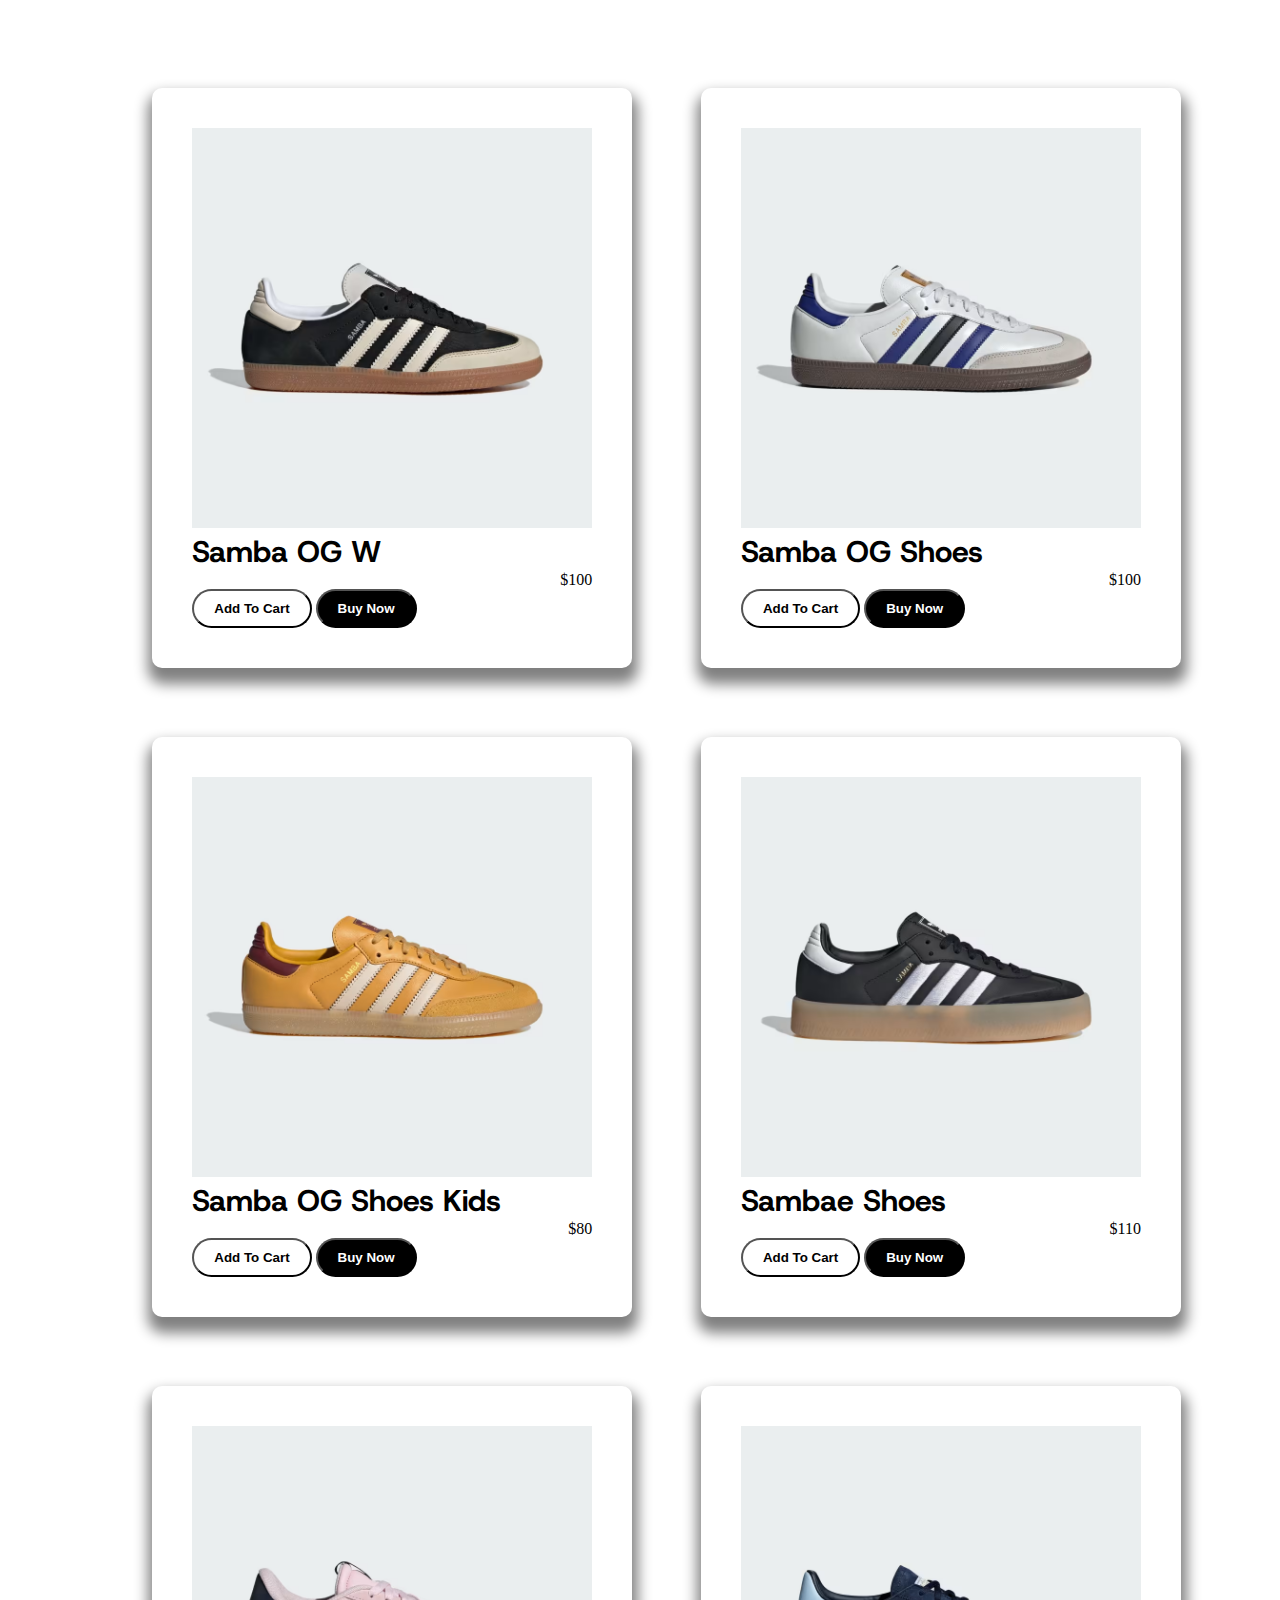
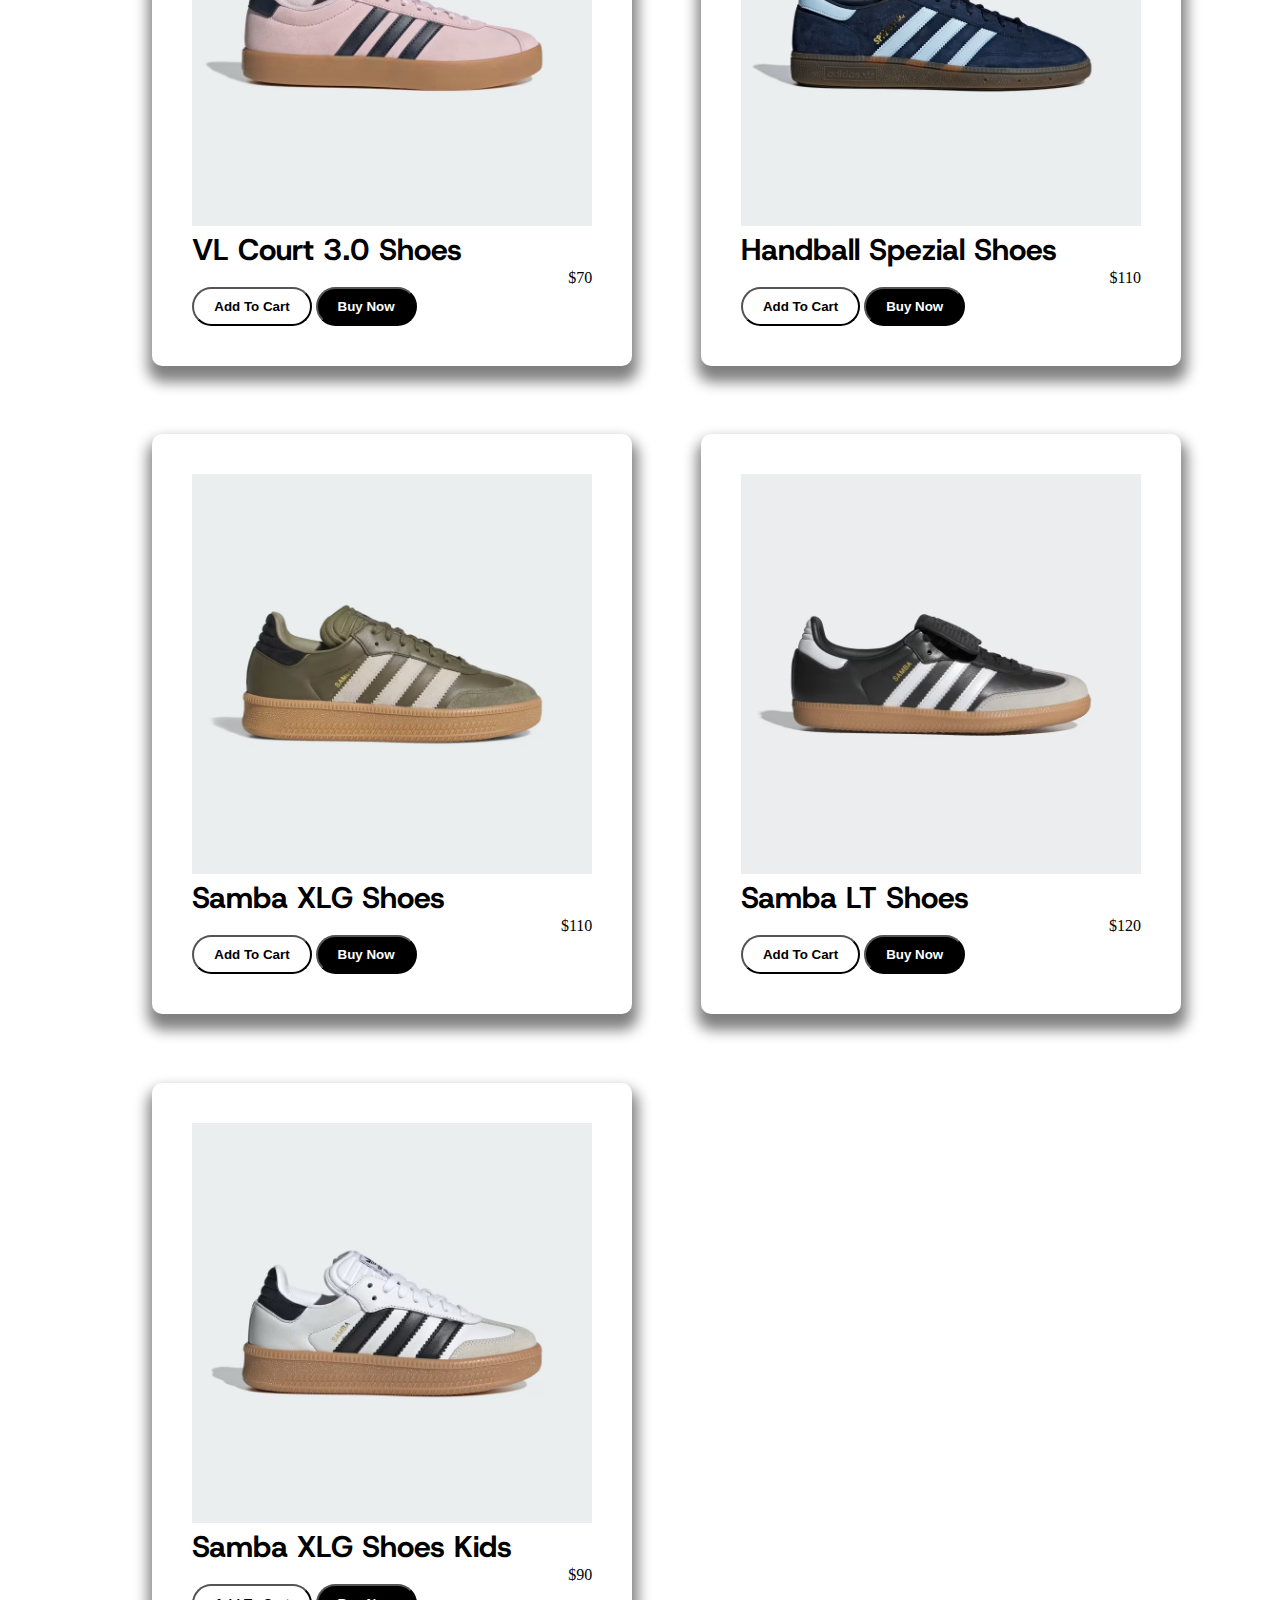
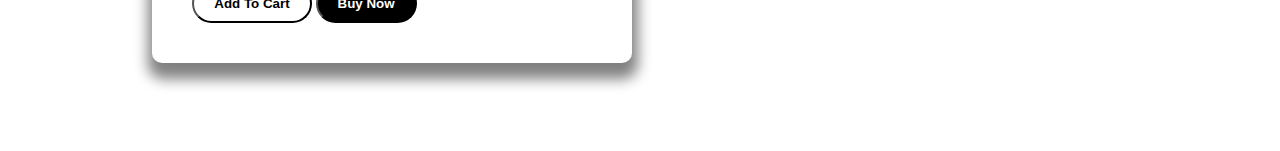
<file: onlineShop.html>
<!DOCTYPE html>
<html lang="en">

<head>
    <meta charset="UTF-8">
    <meta name="viewport" content="width=device-width, initial-scale=1.0">
    <title>Online Shop</title>
    <link rel="stylesheet" href="onlineShop.css">
</head>

<body>
    <div class="product">
        <div class="box-product">
            <img src="image2/SAMBA OG W.avif" alt="">
            <h2>Samba OG W</h2>
            <p>$100</p>
            <div class="buttons">
                <button class="add-to-cart">Add To Cart</button>
                <button class="buy-now">Buy Now</button>
            </div>
        </div>
        <div class="box-product">
            <img src="image2/Samba OG Shoes.avif" alt="">
            <h2>Samba OG Shoes</h2>
            <p>$100</p>
            <div class="buttons">
                <button class="add-to-cart">Add To Cart</button>
                <button class="buy-now">Buy Now</button>
            </div>
        </div>
        <div class="box-product">
            <img src="image2/Samba OG Shoes Kids.avif" alt="">
            <h2>Samba OG Shoes Kids</h2>
            <p>$80</p>
            <div class="buttons">
                <button class="add-to-cart">Add To Cart</button>
                <button class="buy-now">Buy Now</button>
            </div>
        </div>
        <div class="box-product">
            <img src="image2/Sambae Shoes.avif" alt="">
            <h2>Sambae Shoes</h2>
            <p>$110</p>
            <div class="buttons">
                <button class="add-to-cart">Add To Cart</button>
                <button class="buy-now">Buy Now</button>
            </div>
        </div>
        <div class="box-product">
            <img src="image2/VL Court 3.0 Shoes.avif" alt="">
            <h2>VL Court 3.0 Shoes</h2>
            <p>$70</p>
            <div class="buttons">
                <button class="add-to-cart">Add To Cart</button>
                <button class="buy-now">Buy Now</button>
            </div>
        </div>
        <div class="box-product">
            <img src="image2/Handball Spezial Shoes.avif" alt="">
            <h2>Handball Spezial Shoes</h2>
            <p>$110</p>
            <div class="buttons">
                <button class="add-to-cart">Add To Cart</button>
                <button class="buy-now">Buy Now</button>
            </div>
        </div>
        <div class="box-product">
            <img src="image2/Samba XLG Shoes.avif" alt="">
            <h2>Samba XLG Shoes</h2>
            <p>$110</p>
            <div class="buttons">
                <button class="add-to-cart">Add To Cart</button>
                <button class="buy-now">Buy Now</button>
            </div>
        </div>
        <div class="box-product">
            <img src="image2/Samba LT Shoes.avif" alt="">
            <h2>Samba LT Shoes</h2>
            <p>$120</p>
            <div class="buttons">
                <button class="add-to-cart">Add To Cart</button>
                <button class="buy-now">Buy Now</button>
            </div>
        </div>
        <div class="box-product">
            <img src="image2/Samba XLG Shoes Kids.avif" alt="">
            <h2>Samba XLG Shoes Kids</h2>
            <p>$90</p>
            <div class="buttons">
                <button class="add-to-cart">Add To Cart</button>
                <button class="buy-now">Buy Now</button>
            </div>
        </div>
    </div>
</body>

</html>
</file>
<file: onlineShop.css>
@import url("https://fonts.googleapis.com/css2?family=Chelsea+Market&family=Host+Grotesk:ital,wght@0,300..800;1,300..800&family=Montserrat:ital,wght@0,100..900;1,100..900&family=Quicksand:wght@300..700&display=swap");

* {
  margin: 0;
  padding: 0;
}

.product {
  margin-inline: 10%;
  margin-block: 5%;
  width: 95%;
  display: flex;
  flex-wrap: wrap;
  gap: 20px;
}

.product img {
  width: 400px;
}

.box-product {
  border-radius: 10px;
  box-shadow: 1px 11px 14px 5px gray;
  width: 400px;
  height: 500px;
  margin: 2%;
  padding: 40px;
  gap: 20px;
  overflow: hidden;
  transition: transform 0.3s ease;
}

.product:hover .box-product {
  transform: translateY(-10px); /* Gambar bergerak 10px ke atas */
}

.box-product h2 {
  font-family: "Host Grotesk", sans-serif;
  font-size: 30px;
  color: rgb(0, 0, 0);
}

.box-product p {
  display: flex;
  justify-content: end;
}

.buttons button { 
  border-radius: 20px;
  font-weight: bold;
  cursor: pointer;
}

.add-to-cart {
  background-color: white;
  color: black;
  padding: 10px 20px;
}

.buy-now {
  background-color: black;
  color: white;
  padding: 10px 20px;
}

/* ----------------------------------- Responsive Mobile -------------------------------- */

@media (max-width: 426px) {
  .product img {
    width: 100%;
  } 

  .box-product {  
    width: 100%;
    height: 500px;
    margin-block: 30px;
  }

  .box-product h2 {
    font-size: 20px;
  }

  .price-product button {
    font-size: 15px;
  } 
}

/* ----------------------------------------------- responsive Tablet ----------------------------------------  */

@media (min-width: 426px) and (max-width: 768px) {
  .product img {
    width: 100%;
  }

  .box-product {
    width: 45%;
    height: 500px;
    margin-block: 30px;
  }

  .box-product h2 {
    font-size: 20px;
  }

  .price-product button {
    font-size: 15px;
  }
}
</file>
